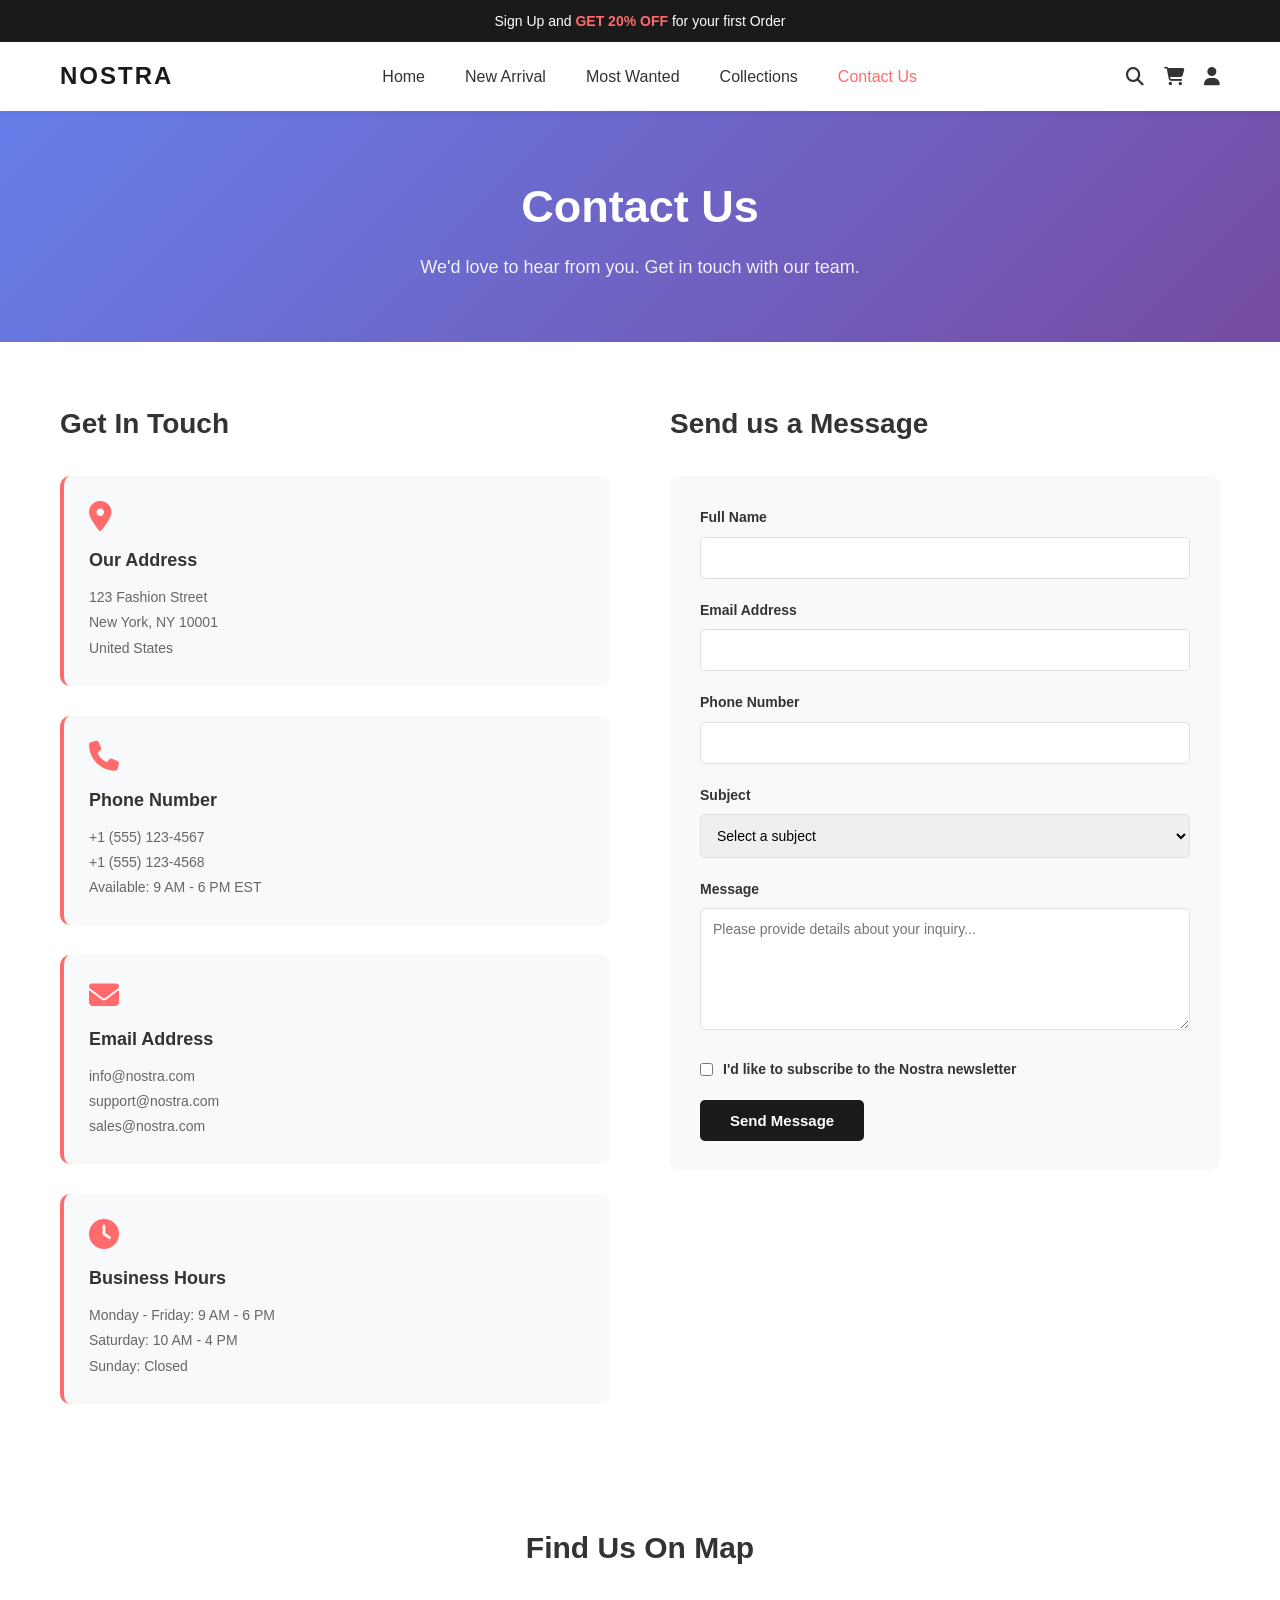
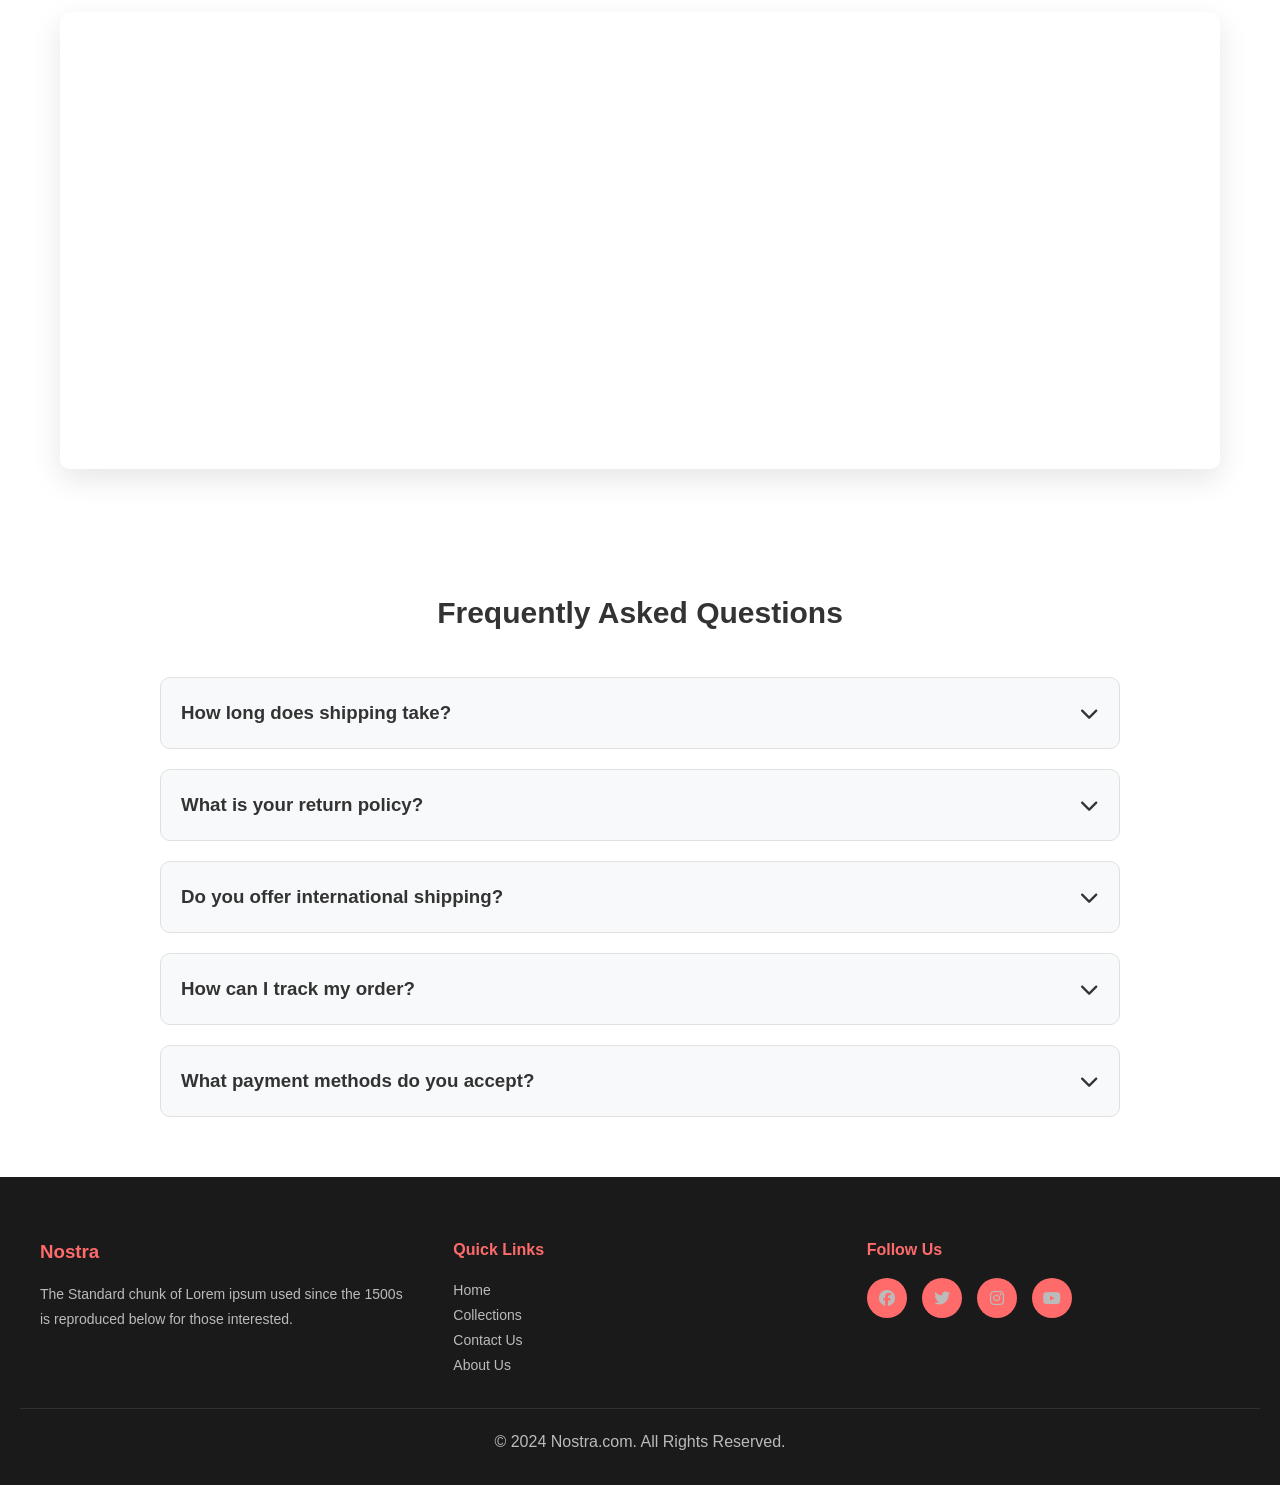
<file: contact.html>
<!DOCTYPE html>
<html lang="en">
<head>
    <meta charset="UTF-8">
    <meta name="viewport" content="width=device-width, initial-scale=1.0">
    <title>Contact Us - Nostra</title>
    <link rel="stylesheet" href="style.css">
    <link rel="stylesheet" href="https://cdnjs.cloudflare.com/ajax/libs/font-awesome/6.4.0/css/all.min.css">
</head>
<body>
    <!-- Header & Navigation -->
    <header class="header">
        <div class="header-top">
            <p>Sign Up and <strong>GET 20% OFF</strong> for your first Order</p>
        </div>
        
        <nav class="navbar">
            <div class="nav-container">
                <div class="logo">NOSTRA</div>
                <ul class="nav-menu">
                    <li><a href="index.html">Home</a></li>
                    <li><a href="index.html#new-arrival">New Arrival</a></li>
                    <li><a href="index.html#most-wanted">Most Wanted</a></li>
                    <li><a href="collections.html">Collections</a></li>
                    <li><a href="contact.html" class="active">Contact Us</a></li>
                </ul>
                <div class="nav-icons">
                    <i class="fas fa-search"></i>
                    <i class="fas fa-shopping-cart"></i>
                    <i class="fas fa-user"></i>
                </div>
                <div class="hamburger">
                    <span></span>
                    <span></span>
                    <span></span>
                </div>
            </div>
        </nav>
    </header>

    <main class="contact-main">
        <!-- Page Title -->
        <section class="page-header">
            <h1>Contact Us</h1>
            <p>We'd love to hear from you. Get in touch with our team.</p>
        </section>

        <div class="contact-container">
            <!-- Contact Information -->
            <section class="contact-info">
                <h2>Get In Touch</h2>
                <div class="info-cards">
                    <div class="info-card">
                        <i class="fas fa-map-marker-alt"></i>
                        <h3>Our Address</h3>
                        <p>123 Fashion Street<br>New York, NY 10001<br>United States</p>
                    </div>
                    <div class="info-card">
                        <i class="fas fa-phone"></i>
                        <h3>Phone Number</h3>
                        <p>+1 (555) 123-4567<br>+1 (555) 123-4568<br>Available: 9 AM - 6 PM EST</p>
                    </div>
                    <div class="info-card">
                        <i class="fas fa-envelope"></i>
                        <h3>Email Address</h3>
                        <p>info@nostra.com<br>support@nostra.com<br>sales@nostra.com</p>
                    </div>
                    <div class="info-card">
                        <i class="fas fa-clock"></i>
                        <h3>Business Hours</h3>
                        <p>Monday - Friday: 9 AM - 6 PM<br>Saturday: 10 AM - 4 PM<br>Sunday: Closed</p>
                    </div>
                </div>
            </section>

            <!-- Contact Form -->
            <section class="contact-form-section">
                <h2>Send us a Message</h2>
                <form class="contact-form" onsubmit="handleContactForm(event)">
                    <div class="form-group">
                        <label for="name">Full Name</label>
                        <input type="text" id="name" name="name" required>
                    </div>

                    <div class="form-group">
                        <label for="email">Email Address</label>
                        <input type="email" id="email" name="email" required>
                    </div>

                    <div class="form-group">
                        <label for="phone">Phone Number</label>
                        <input type="tel" id="phone" name="phone">
                    </div>

                    <div class="form-group">
                        <label for="subject">Subject</label>
                        <select id="subject" name="subject" required>
                            <option value="">Select a subject</option>
                            <option value="order">Order Inquiry</option>
                            <option value="shipping">Shipping Inquiry</option>
                            <option value="returns">Returns & Refunds</option>
                            <option value="product">Product Question</option>
                            <option value="feedback">Feedback</option>
                            <option value="other">Other</option>
                        </select>
                    </div>

                    <div class="form-group">
                        <label for="message">Message</label>
                        <textarea id="message" name="message" rows="6" required placeholder="Please provide details about your inquiry..."></textarea>
                    </div>

                    <div class="form-group checkbox">
                        <label>
                            <input type="checkbox" id="newsletter" name="newsletter">
                            I'd like to subscribe to the Nostra newsletter
                        </label>
                    </div>

                    <button type="submit" class="btn btn-primary">Send Message</button>
                </form>
                <div id="formMessage" class="form-message" style="display: none;"></div>
            </section>
        </div>

        <!-- Map Section -->
        <section class="map-section">
            <h2>Find Us On Map</h2>
            <div class="map-container">
                <iframe src="https://www.google.com/maps/embed?pb=!1m18!1m12!1m3!1d3024.1478963261793!2d-74.00600392346894!3d40.71282097138059!2m3!1f0!2f0!3f0!3m2!1i1024!2i768!4f13.1!3m3!1m2!1s0x89c25a3107e3c963%3A0xb89f151e5a8e99de!2s123%20Fashion%20Street%2C%20New%20York%2C%20NY%2010001!5e0!3m2!1sen!2sus!4v1234567890" width="100%" height="450" style="border:0;" allowfullscreen="" loading="lazy" referrerpolicy="no-referrer-when-downgrade"></iframe>
            </div>
        </section>

        <!-- FAQ Section -->
        <section class="faq-section">
            <h2>Frequently Asked Questions</h2>
            <div class="faq-container">
                <div class="faq-item">
                    <h3 class="faq-question" onclick="toggleFAQ(this)">
                        <span>How long does shipping take?</span>
                        <i class="fas fa-chevron-down"></i>
                    </h3>
                    <div class="faq-answer">
                        <p>Most orders are processed within 2-3 business days. Standard shipping takes 5-7 business days, while express shipping takes 2-3 business days.</p>
                    </div>
                </div>

                <div class="faq-item">
                    <h3 class="faq-question" onclick="toggleFAQ(this)">
                        <span>What is your return policy?</span>
                        <i class="fas fa-chevron-down"></i>
                    </h3>
                    <div class="faq-answer">
                        <p>We offer a 30-day money-back guarantee on all products. Items must be in original condition with all tags attached.</p>
                    </div>
                </div>

                <div class="faq-item">
                    <h3 class="faq-question" onclick="toggleFAQ(this)">
                        <span>Do you offer international shipping?</span>
                        <i class="fas fa-chevron-down"></i>
                    </h3>
                    <div class="faq-answer">
                        <p>Yes, we ship to over 100 countries worldwide. International shipping times vary by location. Customs fees may apply.</p>
                    </div>
                </div>

                <div class="faq-item">
                    <h3 class="faq-question" onclick="toggleFAQ(this)">
                        <span>How can I track my order?</span>
                        <i class="fas fa-chevron-down"></i>
                    </h3>
                    <div class="faq-answer">
                        <p>Once your order ships, you'll receive a tracking number via email. You can use it to track your package on our website.</p>
                    </div>
                </div>

                <div class="faq-item">
                    <h3 class="faq-question" onclick="toggleFAQ(this)">
                        <span>What payment methods do you accept?</span>
                        <i class="fas fa-chevron-down"></i>
                    </h3>
                    <div class="faq-answer">
                        <p>We accept all major credit cards, PayPal, Apple Pay, and Google Pay. All transactions are secured with SSL encryption.</p>
                    </div>
                </div>
            </div>
        </section>
    </main>

    <!-- Footer -->
    <footer class="footer">
        <div class="footer-container">
            <div class="footer-section">
                <h3>Nostra</h3>
                <p>The Standard chunk of Lorem ipsum used since the 1500s is reproduced below for those interested.</p>
            </div>
            <div class="footer-section">
                <h4>Quick Links</h4>
                <ul>
                    <li><a href="index.html">Home</a></li>
                    <li><a href="collections.html">Collections</a></li>
                    <li><a href="contact.html">Contact Us</a></li>
                    <li><a href="#about">About Us</a></li>
                </ul>
            </div>
            <div class="footer-section">
                <h4>Follow Us</h4>
                <div class="social-links">
                    <a href="#"><i class="fab fa-facebook"></i></a>
                    <a href="#"><i class="fab fa-twitter"></i></a>
                    <a href="#"><i class="fab fa-instagram"></i></a>
                    <a href="#"><i class="fab fa-youtube"></i></a>
                </div>
            </div>
        </div>
        <div class="footer-bottom">
            <p>&copy; 2024 Nostra.com. All Rights Reserved.</p>
        </div>
    </footer>

    <script src="script.js"></script>
</body>
</html>
</file>
<file: style.css>
/* ========== ROOT VARIABLES ========== */
:root {
    --primary-color: #1a1a1a;
    --secondary-color: #ff6b6b;
    --accent-color: #4ecdc4;
    --light-bg: #f8f9fa;
    --dark-text: #333;
    --light-text: #666;
    --border-color: #e0e0e0;
    --white: #ffffff;
}

/* ========== GLOBAL STYLES ========== */
* {
    margin: 0;
    padding: 0;
    box-sizing: border-box;
}

html {
    scroll-behavior: smooth;
}

body {
    font-family: 'Segoe UI', Tahoma, Geneva, Verdana, sans-serif;
    color: var(--dark-text);
    line-height: 1.6;
    background-color: var(--white);
}

/* ========== HEADER & NAVIGATION ========== */
.header {
    background-color: var(--white);
    box-shadow: 0 2px 10px rgba(0, 0, 0, 0.05);
    position: sticky;
    top: 0;
    z-index: 100;
}

.header-top {
    background-color: var(--primary-color);
    color: var(--white);
    text-align: center;
    padding: 10px 20px;
    font-size: 14px;
}

.header-top strong {
    color: var(--secondary-color);
}

.navbar {
    padding: 15px 0;
}

.nav-container {
    max-width: 1200px;
    margin: 0 auto;
    padding: 0 20px;
    display: flex;
    justify-content: space-between;
    align-items: center;
}

.logo {
    font-size: 24px;
    font-weight: bold;
    color: var(--primary-color);
    letter-spacing: 2px;
}

.nav-menu {
    display: flex;
    list-style: none;
    gap: 40px;
}

.nav-menu a {
    text-decoration: none;
    color: var(--dark-text);
    font-weight: 500;
    transition: color 0.3s ease;
}

.nav-menu a:hover,
.nav-menu a.active {
    color: var(--secondary-color);
}

.nav-icons {
    display: flex;
    gap: 20px;
    font-size: 18px;
    color: var(--dark-text);
    cursor: pointer;
    transition: color 0.3s ease;
}

.nav-icons i:hover {
    color: var(--secondary-color);
}

.hamburger {
    display: none;
    flex-direction: column;
    cursor: pointer;
}

.hamburger span {
    width: 25px;
    height: 3px;
    background-color: var(--primary-color);
    margin: 5px 0;
    border-radius: 2px;
    transition: 0.3s;
}

/* ========== BUTTONS ========== */
.btn {
    padding: 12px 30px;
    border: none;
    border-radius: 5px;
    cursor: pointer;
    font-size: 15px;
    font-weight: 600;
    transition: all 0.3s ease;
}

.btn-primary {
    background-color: var(--primary-color);
    color: var(--white);
}

.btn-primary:hover {
    background-color: var(--secondary-color);
    transform: translateY(-2px);
    box-shadow: 0 5px 15px rgba(255, 107, 107, 0.3);
}

.btn-secondary {
    background-color: var(--accent-color);
    color: var(--white);
}

.btn-secondary:hover {
    background-color: #3db8b0;
}

.btn-quick {
    background-color: var(--primary-color);
    color: var(--white);
    padding: 14px 20px;
    font-size: 15px;
    font-weight: 600;
    width: 100%;
    border: none;
    cursor: pointer;
    transition: all 0.3s ease;
    display: block;
    border-radius: 0;
}

.btn-quick:hover {
    background-color: var(--secondary-color);
    color: var(--white);
    transform: translateY(-2px);
    box-shadow: 0 5px 15px rgba(255, 107, 107, 0.3);
}

/* ========== HERO SECTION ========== */
.hero {
    display: flex;
    align-items: center;
    min-height: 600px;
    padding: 40px 20px;
    max-width: 1200px;
    margin: 0 auto;
    gap: 40px;
}

.hero-content {
    flex: 1;
}

.hero-content h1 {
    font-size: 45px;
    color: var(--dark-text);
    margin-bottom: 10px;
    line-height: 1.2;
}

.hero-content h2 {
    font-size: 55px;
    color: var(--secondary-color);
    margin-bottom: 30px;
    font-weight: 700;
}

.hero-slider {
    flex: 1;
    position: relative;
}

.slider-container {
    position: relative;
    height: 400px;
    border-radius: 10px;
    overflow: hidden;
}

.slide {
    display: none;
    width: 100%;
    height: 100%;
}

.slide img {
    width: 100%;
    height: 100%;
    object-fit: cover;
}

.slide.fade {
    animation: fade 1s ease-in-out;
}

@keyframes fade {
    from { opacity: 0; }
    to { opacity: 1; }
}

.prev, .next {
    cursor: pointer;
    position: absolute;
    top: 50%;
    width: 40px;
    padding: 16px;
    margin-top: -22px;
    color: var(--white);
    background-color: rgba(0, 0, 0, 0.5);
    font-weight: bold;
    font-size: 18px;
    transition: 0.3s ease;
    border-radius: 3px;
    user-select: none;
    z-index: 10;
}

.next {
    right: 0;
}

.prev {
    left: 0;
}

.prev:hover, .next:hover {
    background-color: var(--secondary-color);
}

/* ========== BRANDS SECTION ========== */
.brands {
    background-color: var(--light-bg);
    padding: 60px 20px;
    text-align: center;
}

.brands h2 {
    font-size: 35px;
    margin-bottom: 40px;
    color: var(--dark-text);
}

.brands-container {
    max-width: 100%;
    overflow: hidden;
    position: relative;
}

.brands-scroll {
    display: flex;
    animation: scroll 20s linear infinite;
    gap: 30px;
}

@keyframes scroll {
    0% {
        transform: translateX(0);
    }
    100% {
        transform: translateX(-50%);
    }
}

.brands-scroll:hover {
    animation-play-state: paused;
}

.brand-item {
    display: flex;
    flex-direction: column;
    align-items: center;
    justify-content: center;
    min-width: 150px;
    flex-shrink: 0;
    padding: 20px;
    background-color: var(--white);
    border-radius: 10px;
    transition: all 0.3s ease;
    cursor: pointer;
}

.brand-item:hover {
    transform: translateY(-10px);
    box-shadow: 0 10px 20px rgba(0, 0, 0, 0.1);
}

.brand-item img {
    width: 100px;
    height: 100px;
    object-fit: contain;
    margin-bottom: 15px;
    filter: grayscale(100%);
    transition: filter 0.3s ease;
}

.brand-item:hover img {
    filter: grayscale(0%);
}

.brand-item p {
    font-weight: 600;
    color: var(--dark-text);
    font-size: 14px;
}

/* ========== FEATURES SECTION ========== */
.features {
    padding: 60px 20px;
    max-width: 1200px;
    margin: 0 auto;
    text-align: center;
}

.features h2 {
    font-size: 35px;
    margin-bottom: 15px;
    color: var(--dark-text);
}

.features h2 span {
    color: var(--secondary-color);
}

.features > p {
    font-size: 16px;
    color: var(--light-text);
    margin-bottom: 40px;
}

.features-grid {
    display: grid;
    grid-template-columns: repeat(auto-fit, minmax(250px, 1fr));
    gap: 30px;
}

.feature-item {
    padding: 30px;
    border-radius: 10px;
    transition: all 0.3s ease;
    border: 1px solid var(--border-color);
}

.feature-item:hover {
    background-color: var(--light-bg);
    border-color: var(--secondary-color);
}

.feature-item i {
    font-size: 40px;
    color: var(--secondary-color);
    margin-bottom: 15px;
}

.feature-item h3 {
    font-size: 18px;
    margin-bottom: 10px;
    color: var(--dark-text);
}

.feature-item p {
    color: var(--light-text);
    font-size: 14px;
}

/* ========== PRODUCTS SECTION ========== */
.new-arrivals,
.most-wanted {
    padding: 60px 20px;
    max-width: 1200px;
    margin: 0 auto;
}

.new-arrivals h2,
.most-wanted h2 {
    font-size: 35px;
    margin-bottom: 40px;
    color: var(--dark-text);
    text-align: center;
}

.products-grid {
    display: grid;
    grid-template-columns: repeat(auto-fit, minmax(220px, 1fr));
    gap: 25px;
}

.product-card {
    border-radius: 10px;
    overflow: hidden;
    transition: all 0.3s ease;
    border: 1px solid var(--border-color);
    display: flex;
    flex-direction: column;
}

.product-card:hover {
    transform: translateY(-10px);
    box-shadow: 0 15px 30px rgba(0, 0, 0, 0.1);
}

.product-image {
    position: relative;
    overflow: hidden;
    height: 250px;
    background-color: var(--light-bg);
}

.product-image img {
    width: 100%;
    height: 100%;
    object-fit: cover;
    transition: transform 0.3s ease;
}

.product-card:hover .product-image img {
    transform: scale(1.1);
}

.product-card h3 {
    padding: 15px 15px 5px;
    font-size: 16px;
    color: var(--dark-text);
}

.product-card .price {
    padding: 0 15px 15px;
    font-weight: 600;
    color: var(--secondary-color);
    font-size: 16px;
}

.product-card.featured {
    position: relative;
}

.product-card .badge {
    position: absolute;
    top: 15px;
    left: 15px;
    background-color: var(--secondary-color);
    color: var(--white);
    padding: 5px 15px;
    border-radius: 20px;
    font-size: 12px;
    font-weight: 600;
    text-transform: uppercase;
    z-index: 5;
}

.heart-icon {
    position: absolute;
    top: 15px;
    right: 15px;
    font-size: 20px;
    color: var(--white);
    cursor: pointer;
    z-index: 5;
    transition: color 0.3s ease;
}

.heart-icon:hover {
    color: var(--secondary-color);
}

.product-card .original {
    text-decoration: line-through;
    color: var(--light-text);
    margin-right: 10px;
}

/* ========== OFFER SECTION ========== */
.offer {
    display: flex;
    align-items: center;
    gap: 40px;
    padding: 60px 20px;
    max-width: 1200px;
    margin: 0 auto;
    background: linear-gradient(135deg, #667eea 0%, #764ba2 100%);
    border-radius: 15px;
    color: var(--white);
}

.offer-content {
    flex: 1;
}

.offer-content h2 {
    font-size: 40px;
    margin-bottom: 15px;
}

.offer-content p {
    font-size: 18px;
    margin-bottom: 30px;
}

.offer-image {
    flex: 1;
}

.offer-image img {
    width: 100%;
    border-radius: 10px;
}

/* ========== NEWSLETTER SECTION ========== */
.newsletter {
    background-color: var(--light-bg);
    padding: 60px 20px;
    text-align: center;
}

.newsletter h2 {
    font-size: 35px;
    margin-bottom: 15px;
    color: var(--dark-text);
}

.newsletter p {
    font-size: 16px;
    color: var(--light-text);
    margin-bottom: 30px;
}

.newsletter-form {
    display: flex;
    max-width: 500px;
    margin: 0 auto;
    gap: 10px;
}

.newsletter-form input {
    flex: 1;
    padding: 15px;
    border: 1px solid var(--border-color);
    border-radius: 5px;
    font-size: 14px;
}

.newsletter-form input:focus {
    outline: none;
    border-color: var(--secondary-color);
}

/* ========== FOOTER ========== */
.footer {
    background-color: var(--primary-color);
    color: var(--white);
    padding: 60px 20px 30px;
}

.footer-container {
    max-width: 1200px;
    margin: 0 auto;
    display: grid;
    grid-template-columns: repeat(auto-fit, minmax(250px, 1fr));
    gap: 40px;
    margin-bottom: 30px;
}

.footer-section h3,
.footer-section h4 {
    margin-bottom: 15px;
    color: var(--secondary-color);
}

.footer-section p,
.footer-section ul li {
    color: #bbb;
    font-size: 14px;
    line-height: 1.8;
}

.footer-section ul {
    list-style: none;
}

.footer-section a {
    color: #bbb;
    text-decoration: none;
    transition: color 0.3s ease;
}

.footer-section a:hover {
    color: var(--secondary-color);
}

.social-links {
    display: flex;
    gap: 15px;
}

.social-links a {
    width: 40px;
    height: 40px;
    background-color: var(--secondary-color);
    border-radius: 50%;
    display: flex;
    align-items: center;
    justify-content: center;
    transition: all 0.3s ease;
}

.social-links a:hover {
    background-color: var(--white);
    color: var(--primary-color);
}

.footer-bottom {
    text-align: center;
    padding-top: 20px;
    border-top: 1px solid rgba(255, 255, 255, 0.1);
    color: #bbb;
}

/* ========== COLLECTIONS PAGE ========== */
.page-header {
    background: linear-gradient(135deg, #667eea 0%, #764ba2 100%);
    color: var(--white);
    padding: 60px 20px;
    text-align: center;
}

.page-header h1 {
    font-size: 45px;
    margin-bottom: 10px;
}

.page-header p {
    font-size: 18px;
    opacity: 0.9;
}

.collections-container {
    max-width: 1200px;
    margin: 0 auto;
    display: grid;
    grid-template-columns: 250px 1fr;
    gap: 40px;
    padding: 40px 20px;
}

.filter-sidebar {
    background-color: var(--light-bg);
    padding: 25px;
    border-radius: 10px;
    height: fit-content;
    position: sticky;
    top: 100px;
}

.filter-sidebar h3 {
    font-size: 20px;
    margin-bottom: 25px;
    color: var(--dark-text);
}

.filter-group {
    margin-bottom: 25px;
    padding-bottom: 25px;
    border-bottom: 1px solid var(--border-color);
}

.filter-group:last-child {
    border-bottom: none;
}

.filter-group h4 {
    font-size: 14px;
    margin-bottom: 12px;
    color: var(--dark-text);
    text-transform: uppercase;
    font-weight: 600;
}

.filter-label {
    display: flex;
    align-items: center;
    margin-bottom: 10px;
    cursor: pointer;
    font-size: 14px;
    color: var(--light-text);
}

.filter-label input[type="checkbox"] {
    margin-right: 10px;
    cursor: pointer;
    width: 16px;
    height: 16px;
}

.search-box {
    width: 100%;
    padding: 10px;
    border: 1px solid var(--border-color);
    border-radius: 5px;
    font-size: 14px;
}

.search-box:focus {
    outline: none;
    border-color: var(--secondary-color);
}

.price-slider {
    width: 100%;
    height: 6px;
    border-radius: 3px;
    background: var(--border-color);
    outline: none;
    -webkit-appearance: none;
}

.price-slider::-webkit-slider-thumb {
    -webkit-appearance: none;
    appearance: none;
    width: 20px;
    height: 20px;
    border-radius: 50%;
    background: var(--secondary-color);
    cursor: pointer;
}

.price-slider::-moz-range-thumb {
    width: 20px;
    height: 20px;
    border-radius: 50%;
    background: var(--secondary-color);
    cursor: pointer;
    border: none;
}

.color-filters {
    display: grid;
    grid-template-columns: repeat(3, 1fr);
    gap: 10px;
}

.color-box {
    width: 50px;
    height: 50px;
    border-radius: 5px;
    cursor: pointer;
    border: 2px solid transparent;
    transition: all 0.3s ease;
}

.color-box:hover {
    border-color: var(--secondary-color);
    transform: scale(1.1);
}

.color-box input {
    display: none;
}

.color-box input:checked + .color-box {
    border-color: var(--secondary-color);
}

.products-section {
    flex: 1;
}

.section-header {
    display: flex;
    justify-content: space-between;
    align-items: center;
    margin-bottom: 30px;
    flex-wrap: wrap;
    gap: 20px;
}

.section-header h2 {
    font-size: 30px;
    color: var(--dark-text);
}

.sort-options {
    display: flex;
    align-items: center;
    gap: 10px;
}

.sort-options select {
    padding: 8px 15px;
    border: 1px solid var(--border-color);
    border-radius: 5px;
    font-size: 14px;
    cursor: pointer;
}

.results-count {
    color: var(--light-text);
    margin-bottom: 20px;
    font-size: 14px;
}

.no-results {
    text-align: center;
    padding: 60px 20px;
    color: var(--light-text);
}

/* ========== CONTACT PAGE ========== */
.collections-main,
.contact-main {
    min-height: calc(100vh - 200px);
}

.contact-container {
    max-width: 1200px;
    margin: 0 auto;
    padding: 60px 20px;
    display: grid;
    grid-template-columns: 1fr 1fr;
    gap: 60px;
}

.contact-info h2,
.contact-form-section h2 {
    font-size: 28px;
    margin-bottom: 30px;
    color: var(--dark-text);
}

.info-cards {
    display: grid;
    gap: 30px;
}

.info-card {
    padding: 25px;
    background-color: var(--light-bg);
    border-radius: 10px;
    border-left: 4px solid var(--secondary-color);
}

.info-card i {
    font-size: 30px;
    color: var(--secondary-color);
    margin-bottom: 15px;
}

.info-card h3 {
    font-size: 18px;
    margin-bottom: 10px;
    color: var(--dark-text);
}

.info-card p {
    color: var(--light-text);
    font-size: 14px;
    line-height: 1.8;
}

.contact-form {
    background-color: var(--light-bg);
    padding: 30px;
    border-radius: 10px;
}

.form-group {
    margin-bottom: 20px;
}

.form-group label {
    display: block;
    margin-bottom: 8px;
    font-weight: 600;
    color: var(--dark-text);
    font-size: 14px;
}

.form-group input,
.form-group select,
.form-group textarea {
    width: 100%;
    padding: 12px;
    border: 1px solid var(--border-color);
    border-radius: 5px;
    font-size: 14px;
    font-family: inherit;
    transition: border-color 0.3s ease;
}

.form-group input:focus,
.form-group select:focus,
.form-group textarea:focus {
    outline: none;
    border-color: var(--secondary-color);
    box-shadow: 0 0 0 3px rgba(255, 107, 107, 0.1);
}

.form-group.checkbox label {
    display: flex;
    align-items: center;
    margin: 0;
}

.form-group.checkbox input[type="checkbox"] {
    width: auto;
    margin-right: 10px;
}

.form-message {
    padding: 15px;
    border-radius: 5px;
    margin-top: 20px;
    font-weight: 500;
}

.form-message.success {
    background-color: #d4edda;
    color: #155724;
    border: 1px solid #c3e6cb;
}

.form-message.error {
    background-color: #f8d7da;
    color: #721c24;
    border: 1px solid #f5c6cb;
}

.map-section {
    padding: 60px 20px;
    max-width: 1200px;
    margin: 0 auto;
}

.map-section h2 {
    font-size: 30px;
    text-align: center;
    margin-bottom: 40px;
    color: var(--dark-text);
}

.map-container {
    border-radius: 10px;
    overflow: hidden;
    box-shadow: 0 10px 30px rgba(0, 0, 0, 0.1);
}

.faq-section {
    padding: 60px 20px;
    max-width: 1000px;
    margin: 0 auto;
}

.faq-section h2 {
    font-size: 30px;
    text-align: center;
    margin-bottom: 40px;
    color: var(--dark-text);
}

.faq-container {
    display: grid;
    gap: 20px;
}

.faq-item {
    background-color: var(--light-bg);
    border-radius: 10px;
    overflow: hidden;
    border: 1px solid var(--border-color);
}

.faq-question {
    padding: 20px;
    cursor: pointer;
    display: flex;
    justify-content: space-between;
    align-items: center;
    font-weight: 600;
    color: var(--dark-text);
    transition: background-color 0.3s ease;
}

.faq-question:hover {
    background-color: var(--white);
}

.faq-question i {
    transition: transform 0.3s ease;
}

.faq-item.active .faq-question i {
    transform: rotate(180deg);
}

.faq-answer {
    padding: 0 20px 20px;
    color: var(--light-text);
    display: none;
}

.faq-item.active .faq-answer {
    display: block;
}

/* ========== RESPONSIVE DESIGN ========== */
@media (max-width: 768px) {
    .hamburger {
        display: flex;
    }

    .nav-menu {
        position: fixed;
        left: -100%;
        top: 70px;
        flex-direction: column;
        background-color: var(--white);
        width: 100%;
        text-align: center;
        transition: 0.3s;
        box-shadow: 0 10px 27px rgba(0, 0, 0, 0.05);
        padding: 20px 0;
        gap: 0;
    }

    .nav-menu.active {
        left: 0;
    }

    .nav-menu li {
        padding: 15px 0;
    }

    .hero {
        flex-direction: column;
        min-height: auto;
    }

    .hero-content h1 {
        font-size: 32px;
    }

    .hero-content h2 {
        font-size: 40px;
    }

    .hero-slider {
        height: 300px;
    }

    .brands-scroll {
        animation: scroll 15s linear infinite;
    }

    .brand-item {
        min-width: 120px;
    }

    .features-grid {
        grid-template-columns: 1fr;
    }

    .products-grid {
        grid-template-columns: repeat(auto-fit, minmax(150px, 1fr));
        gap: 15px;
    }

    .offer {
        flex-direction: column;
        gap: 30px;
    }

    .newsletter-form {
        flex-direction: column;
    }

    .footer-container {
        grid-template-columns: 1fr;
        gap: 30px;
    }

    .collections-container {
        grid-template-columns: 1fr;
        gap: 30px;
    }

    .filter-sidebar {
        position: static;
        top: auto;
    }

    .contact-container {
        grid-template-columns: 1fr;
        gap: 30px;
    }

    .section-header {
        flex-direction: column;
        align-items: flex-start;
    }
}

@media (max-width: 480px) {
    .header-top {
        font-size: 12px;
    }

    .nav-menu {
        gap: 0;
    }

    .nav-icons {
        gap: 15px;
        font-size: 16px;
    }

    .logo {
        font-size: 18px;
    }

    .hero-content h1 {
        font-size: 24px;
    }

    .hero-content h2 {
        font-size: 32px;
    }

    .btn {
        padding: 10px 20px;
        font-size: 14px;
    }

    .brands h2,
    .features h2,
    .new-arrivals h2,
    .most-wanted h2 {
        font-size: 26px;
    }

    .products-grid {
        grid-template-columns: repeat(2, 1fr);
        gap: 10px;
    }

    .offer-content h2 {
        font-size: 28px;
    }

    .page-header h1 {
        font-size: 32px;
    }

    .sort-options {
        flex-direction: column;
        align-items: flex-start;
        width: 100%;
    }

    .sort-options select {
        width: 100%;
    }

    .filter-sidebar {
        position: static;
    }
}

/* ========== ANIMATION ========== */
@keyframes slideUp {
    from {
        opacity: 0;
        transform: translateY(30px);
    }
    to {
        opacity: 1;
        transform: translateY(0);
    }
}

.product-card {
    animation: slideUp 0.5s ease-out;
}
</file>
